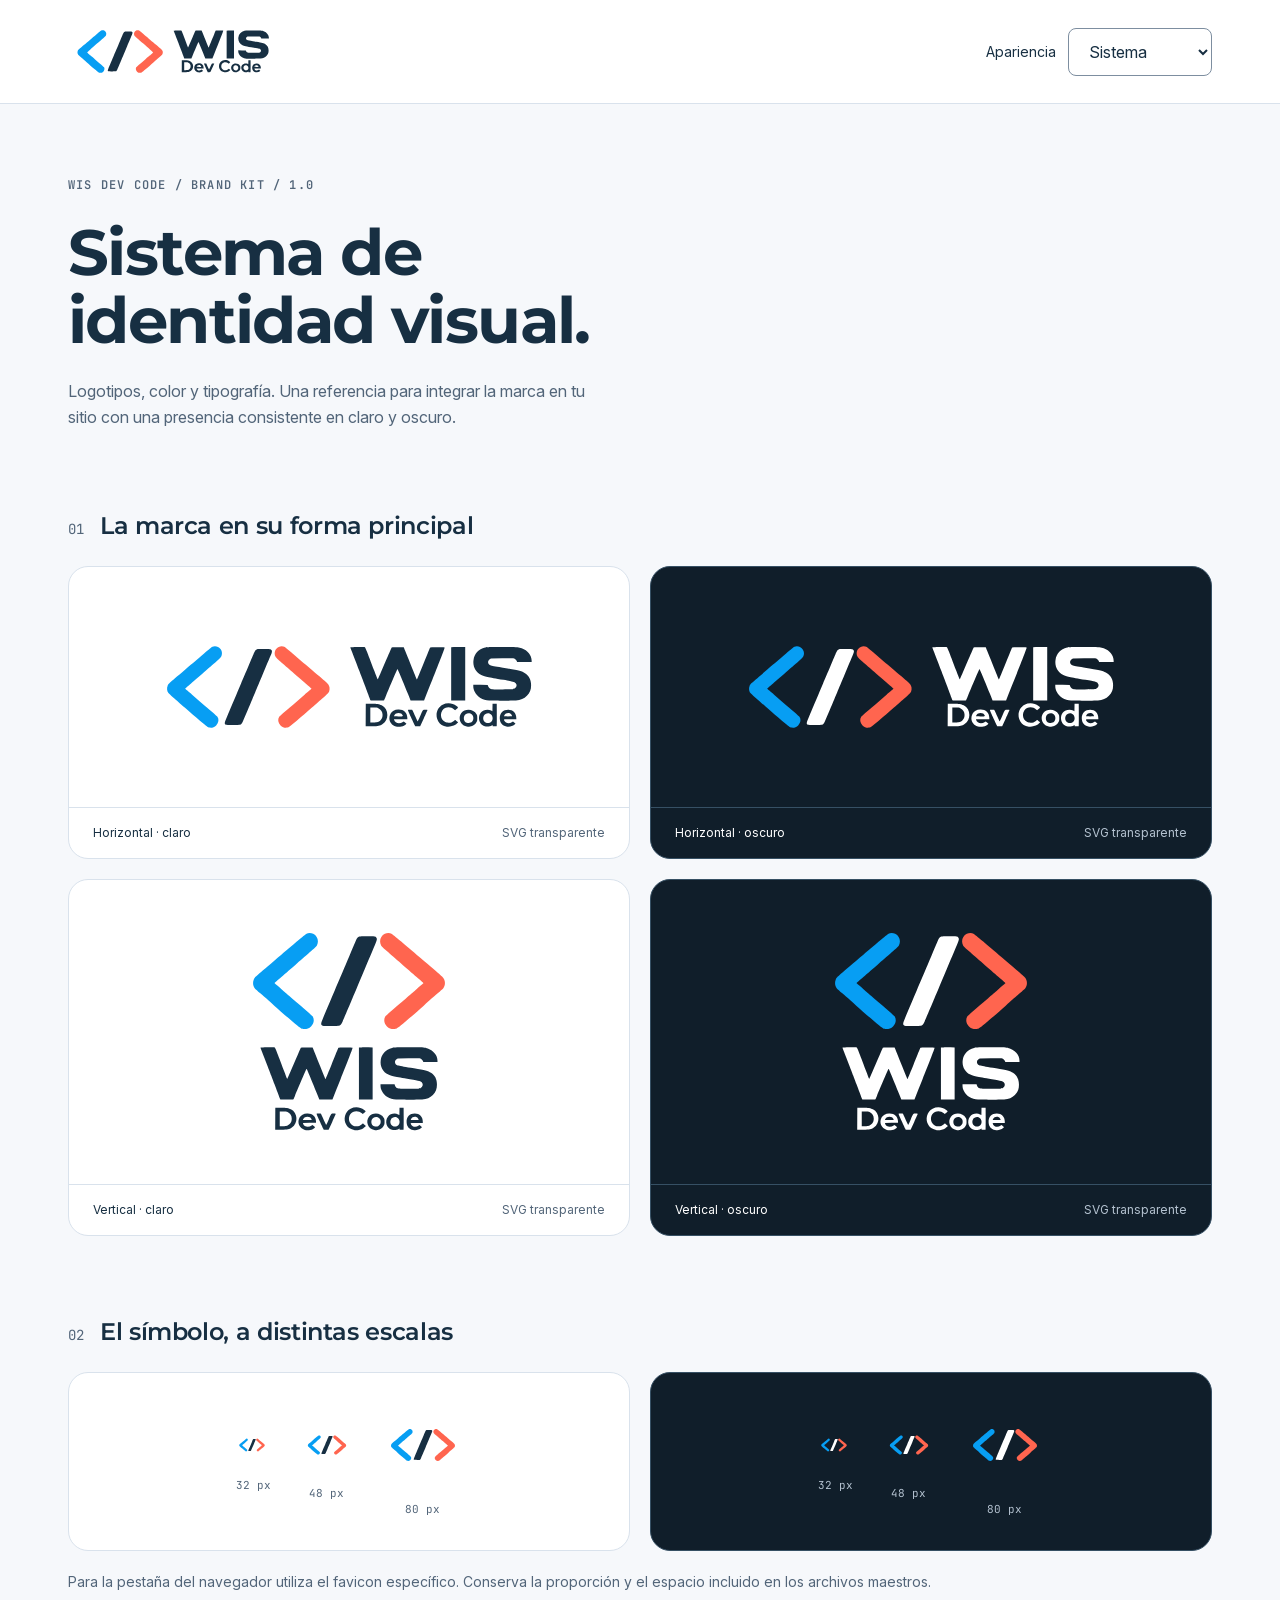
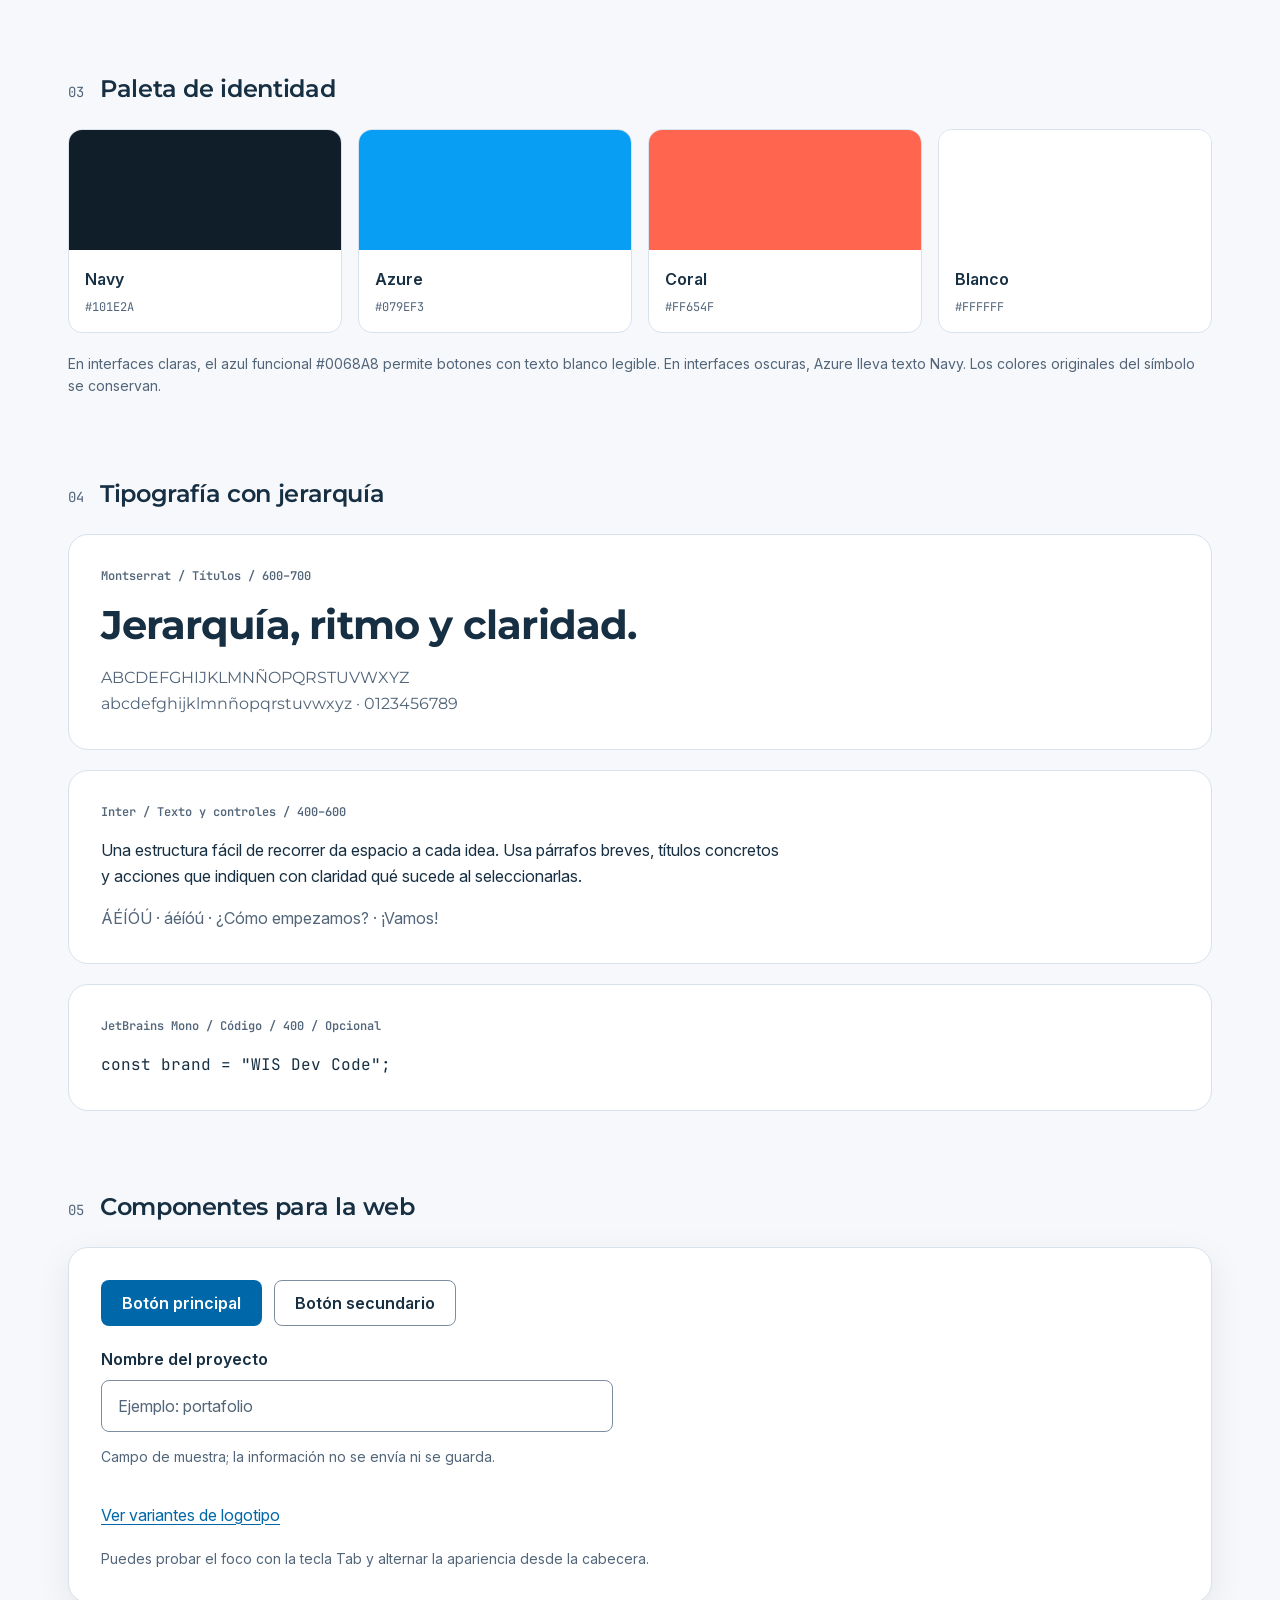
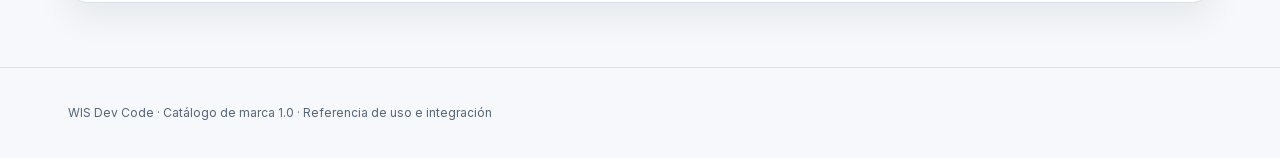
<file: SAEOrderAuthorizations.Web/wwwroot/brand/web/index.html>
<!doctype html>
<html lang="es" data-theme="auto">
<head>
  <meta charset="utf-8">
  <meta name="viewport" content="width=device-width, initial-scale=1">
  <meta name="robots" content="noindex">
  <meta name="color-scheme" content="light dark">
  <meta name="theme-color" content="#F6F8FB" data-wis-theme-color>
  <title>WIS Dev Code — Catálogo de marca</title>
  <link rel="icon" type="image/svg+xml" href="../web-icons/favicon.svg">
  <script src="theme-init.js"></script>
  <link rel="stylesheet" href="brand-tokens.css">
  <style>
    body { margin: 0; }
    .catalog-header { border-bottom: 1px solid var(--wis-border); background: var(--wis-surface); }
    .catalog-top { display: flex; align-items: center; justify-content: space-between; gap: 1.5rem; padding-block: 1.25rem; flex-wrap: wrap; }
    .catalog-theme { display: flex; align-items: center; gap: 0.75rem; }
    .catalog-theme select { width: auto; min-width: 9rem; }
    .catalog-hero { padding-block: 4.5rem 3rem; }
    .catalog-eyebrow { font: 500 0.75rem/1.5 var(--wis-font-code); text-transform: uppercase; letter-spacing: 0.1em; color: var(--wis-text-muted); margin: 0 0 1.5rem; }
    .catalog-lead { margin: 1.5rem 0 0; max-width: 54ch; color: var(--wis-text-muted); }
    .catalog-section { padding-block: 2rem 3rem; }
    .catalog-section-head { display: flex; align-items: baseline; gap: 1rem; margin-bottom: 1.5rem; }
    .catalog-index { font: 400 0.875rem/1.5 var(--wis-font-code); color: var(--wis-text-muted); }
    .catalog-grid { display: grid; grid-template-columns: repeat(2, minmax(0, 1fr)); gap: 1.25rem; }
    .catalog-board { margin: 0; border: 1px solid var(--wis-border); border-radius: 1.25rem; overflow: hidden; color: var(--wis-text); background: var(--wis-surface); }
    .catalog-board[data-theme="dark"] { background: #101E2A; }
    .catalog-board[data-theme="light"] { background: #FFFFFF; }
    .catalog-art { display: grid; place-items: center; min-height: 240px; padding: 2rem; }
    .catalog-art img { display: block; max-width: 100%; height: auto; }
    .catalog-art--stacked { min-height: 280px; }
    .catalog-caption { display: flex; justify-content: space-between; gap: 1rem; align-items: center; padding: 1rem 1.5rem; border-top: 1px solid var(--wis-border); font-size: 0.75rem; line-height: 1.5; }
    .catalog-caption span { color: var(--wis-text-muted); }
    .catalog-symbols { display: flex; align-items: center; justify-content: center; gap: 2rem; min-height: 160px; flex-wrap: wrap; }
    .catalog-symbols figure { margin: 0; text-align: center; }
    .catalog-symbols figcaption { font: 400 0.6875rem/1.5 var(--wis-font-code); color: var(--wis-text-muted); margin-top: 1rem; }
    .catalog-swatches { display: grid; grid-template-columns: repeat(4, minmax(0, 1fr)); gap: 1rem; }
    .catalog-swatch { border: 1px solid var(--wis-border); border-radius: 0.875rem; overflow: hidden; background: var(--wis-surface); }
    .catalog-chip { min-height: 120px; }
    .catalog-swatch p { margin: 0; padding: 1rem 1rem 0; font-weight: 600; }
    .catalog-swatch code { display: block; padding: 0.375rem 1rem 1rem; color: var(--wis-text-muted); font: 400 0.75rem/1.5 var(--wis-font-code); }
    .catalog-note { margin: 1.25rem 0 0; color: var(--wis-text-muted); font-size: 0.875rem; line-height: 1.6; }
    .catalog-type { padding: 2rem; background: var(--wis-surface); border: 1px solid var(--wis-border); border-radius: 1.25rem; }
    .catalog-type-label { font: 500 0.75rem/1.5 var(--wis-font-code); color: var(--wis-text-muted); margin: 0 0 1rem; }
    .catalog-type + .catalog-type { margin-top: 1.25rem; }
    .catalog-alphabet { margin: 1rem 0 0; color: var(--wis-text-muted); overflow-wrap: anywhere; }
    .catalog-components { display: grid; gap: 1.25rem; }
    .catalog-actions { display: flex; gap: 0.75rem; flex-wrap: wrap; }
    .catalog-status { min-height: 1.375rem; margin: 0; color: var(--wis-text-muted); }
    .catalog-footer { margin-top: 1rem; padding-block: 2rem; border-top: 1px solid var(--wis-border); color: var(--wis-text-muted); font-size: 0.75rem; }
    @media (max-width: 42rem) {
      .catalog-grid, .catalog-swatches { grid-template-columns: 1fr; }
      .catalog-swatches { grid-template-columns: repeat(2, minmax(0, 1fr)); }
      .catalog-hero { padding-top: 3rem; }
      .catalog-art { min-height: 190px; padding: 1.5rem; }
      .catalog-caption { padding-inline: 1rem; }
      .catalog-type { padding: 1.5rem; }
    }
    @media print {
      .catalog-theme { display: none; }
      .catalog-board, .catalog-type, .catalog-swatch { break-inside: avoid; }
      .catalog-hero { padding-block: 2rem; }
    }
  </style>
</head>
<body class="wis-brand">
  <header class="catalog-header">
    <div class="wis-container catalog-top">
      <span class="wis-logo" role="img" aria-label="WIS Dev Code" style="width: 210px; aspect-ratio: 10 / 3;">
        <img class="wis-logo__on-light" src="../logos/svg/wis-logo-horizontal-on-light.svg" width="1200" height="360" alt="">
        <img class="wis-logo__on-dark" src="../logos/svg/wis-logo-horizontal-on-dark.svg" width="1200" height="360" alt="">
      </span>
      <div class="catalog-theme">
        <label class="wis-small" for="catalog-theme">Apariencia</label>
        <select class="wis-input" id="catalog-theme">
          <option value="auto">Sistema</option>
          <option value="light">Claro</option>
          <option value="dark">Oscuro</option>
        </select>
      </div>
    </div>
  </header>
  <main class="wis-container">
    <section class="catalog-hero">
      <p class="catalog-eyebrow">WIS Dev Code / Brand kit / 1.0</p>
      <h1 class="wis-h1">Sistema de<br>identidad visual.</h1>
      <p class="catalog-lead">Logotipos, color y tipografía. Una referencia para integrar la marca en tu sitio con una presencia consistente en claro y oscuro.</p>
    </section>

    <section class="catalog-section" id="assets" aria-labelledby="logos-title">
      <div class="catalog-section-head"><span class="catalog-index">01</span><h2 class="wis-h3" id="logos-title">La marca en su forma principal</h2></div>
      <div class="catalog-grid">
        <figure class="catalog-board" data-theme="light">
          <div class="catalog-art"><img src="../logos/svg/wis-logo-horizontal-on-light.svg" width="1200" height="360" alt="WIS Dev Code, logo horizontal sobre fondo claro" style="width: 400px;"></div>
          <figcaption class="catalog-caption">Horizontal · claro <span>SVG transparente</span></figcaption>
        </figure>
        <figure class="catalog-board" data-theme="dark">
          <div class="catalog-art"><img src="../logos/svg/wis-logo-horizontal-on-dark.svg" width="1200" height="360" alt="WIS Dev Code, logo horizontal sobre fondo oscuro" style="width: 400px;"></div>
          <figcaption class="catalog-caption">Horizontal · oscuro <span>SVG transparente</span></figcaption>
        </figure>
        <figure class="catalog-board" data-theme="light">
          <div class="catalog-art catalog-art--stacked"><img src="../logos/svg/wis-logo-stacked-on-light.svg" width="800" height="800" alt="WIS Dev Code, composición vertical sobre fondo claro" style="width: 240px;"></div>
          <figcaption class="catalog-caption">Vertical · claro <span>SVG transparente</span></figcaption>
        </figure>
        <figure class="catalog-board" data-theme="dark">
          <div class="catalog-art catalog-art--stacked"><img src="../logos/svg/wis-logo-stacked-on-dark.svg" width="800" height="800" alt="WIS Dev Code, composición vertical sobre fondo oscuro" style="width: 240px;"></div>
          <figcaption class="catalog-caption">Vertical · oscuro <span>SVG transparente</span></figcaption>
        </figure>
      </div>
    </section>

    <section class="catalog-section" aria-labelledby="symbol-title">
      <div class="catalog-section-head"><span class="catalog-index">02</span><h2 class="wis-h3" id="symbol-title">El símbolo, a distintas escalas</h2></div>
      <div class="catalog-grid">
        <div class="catalog-board catalog-art catalog-symbols" data-theme="light">
          <figure><img src="../logos/svg/wis-symbol-on-light.svg" width="32" height="32" alt="Símbolo WIS"><figcaption>32 px</figcaption></figure>
          <figure><img src="../logos/svg/wis-symbol-on-light.svg" width="48" height="48" alt="Símbolo WIS"><figcaption>48 px</figcaption></figure>
          <figure><img src="../logos/svg/wis-symbol-on-light.svg" width="80" height="80" alt="Símbolo WIS"><figcaption>80 px</figcaption></figure>
        </div>
        <div class="catalog-board catalog-art catalog-symbols" data-theme="dark">
          <figure><img src="../logos/svg/wis-symbol-on-dark.svg" width="32" height="32" alt="Símbolo WIS"><figcaption>32 px</figcaption></figure>
          <figure><img src="../logos/svg/wis-symbol-on-dark.svg" width="48" height="48" alt="Símbolo WIS"><figcaption>48 px</figcaption></figure>
          <figure><img src="../logos/svg/wis-symbol-on-dark.svg" width="80" height="80" alt="Símbolo WIS"><figcaption>80 px</figcaption></figure>
        </div>
      </div>
      <p class="catalog-note">Para la pestaña del navegador utiliza el favicon específico. Conserva la proporción y el espacio incluido en los archivos maestros.</p>
    </section>

    <section class="catalog-section" aria-labelledby="palette-title">
      <div class="catalog-section-head"><span class="catalog-index">03</span><h2 class="wis-h3" id="palette-title">Paleta de identidad</h2></div>
      <div class="catalog-swatches">
        <article class="catalog-swatch"><div class="catalog-chip" style="background: #101E2A;"></div><p>Navy</p><code>#101E2A</code></article>
        <article class="catalog-swatch"><div class="catalog-chip" style="background: #079EF3;"></div><p>Azure</p><code>#079EF3</code></article>
        <article class="catalog-swatch"><div class="catalog-chip" style="background: #FF654F;"></div><p>Coral</p><code>#FF654F</code></article>
        <article class="catalog-swatch"><div class="catalog-chip" style="background: #FFFFFF;"></div><p>Blanco</p><code>#FFFFFF</code></article>
      </div>
      <p class="catalog-note">En interfaces claras, el azul funcional #0068A8 permite botones con texto blanco legible. En interfaces oscuras, Azure lleva texto Navy. Los colores originales del símbolo se conservan.</p>
    </section>

    <section class="catalog-section" aria-labelledby="type-title">
      <div class="catalog-section-head"><span class="catalog-index">04</span><h2 class="wis-h3" id="type-title">Tipografía con jerarquía</h2></div>
      <article class="catalog-type">
        <p class="catalog-type-label">Montserrat / Títulos / 600–700</p>
        <p class="wis-h2">Jerarquía, ritmo y claridad.</p>
        <p class="catalog-alphabet" style="font-family: var(--wis-font-display);">ABCDEFGHIJKLMNÑOPQRSTUVWXYZ<br>abcdefghijklmnñopqrstuvwxyz · 0123456789</p>
      </article>
      <article class="catalog-type">
        <p class="catalog-type-label">Inter / Texto y controles / 400–600</p>
        <p class="wis-body wis-measure">Una estructura fácil de recorrer da espacio a cada idea. Usa párrafos breves, títulos concretos y acciones que indiquen con claridad qué sucede al seleccionarlas.</p>
        <p class="catalog-alphabet">ÁÉÍÓÚ · áéíóú · ¿Cómo empezamos? · ¡Vamos!</p>
      </article>
      <article class="catalog-type">
        <p class="catalog-type-label">JetBrains Mono / Código / 400 / Opcional</p>
        <code class="wis-code" style="font-size: 1rem;">const brand = "WIS Dev Code";</code>
      </article>
    </section>

    <section class="catalog-section" aria-labelledby="ui-title">
      <div class="catalog-section-head"><span class="catalog-index">05</span><h2 class="wis-h3" id="ui-title">Componentes para la web</h2></div>
      <div class="wis-card catalog-components">
        <div class="catalog-actions">
          <button class="wis-button" type="button" data-demo="principal">Botón principal</button>
          <button class="wis-button wis-button--secondary" type="button" data-demo="secundario">Botón secundario</button>
        </div>
        <div style="max-width: 32rem;">
          <label for="project-demo" class="wis-field-label">Nombre del proyecto</label>
          <input class="wis-input" id="project-demo" type="text" placeholder="Ejemplo: portafolio" aria-describedby="project-help">
          <p id="project-help" class="wis-small wis-muted">Campo de muestra; la información no se envía ni se guarda.</p>
        </div>
        <a class="wis-link" href="#assets">Ver variantes de logotipo</a>
        <p class="wis-small catalog-status" role="status" id="demo-status">Puedes probar el foco con la tecla Tab y alternar la apariencia desde la cabecera.</p>
      </div>
    </section>
  </main>
  <footer class="catalog-footer"><div class="wis-container">WIS Dev Code · Catálogo de marca 1.0 · Referencia de uso e integración</div></footer>
  <script>
    const themePicker = document.getElementById("catalog-theme");
    if (window.WISBrandTheme) {
      themePicker.value = window.WISBrandTheme.get();
      themePicker.addEventListener("change", () => window.WISBrandTheme.set(themePicker.value));
    }
    document.querySelectorAll("[data-demo]").forEach(button => {
      button.addEventListener("click", () => {
        document.getElementById("demo-status").textContent = "Seleccionaste el botón " + button.dataset.demo + ". Esta es una vista de ejemplo.";
      });
    });
  </script>
</body>
</html>
</file>
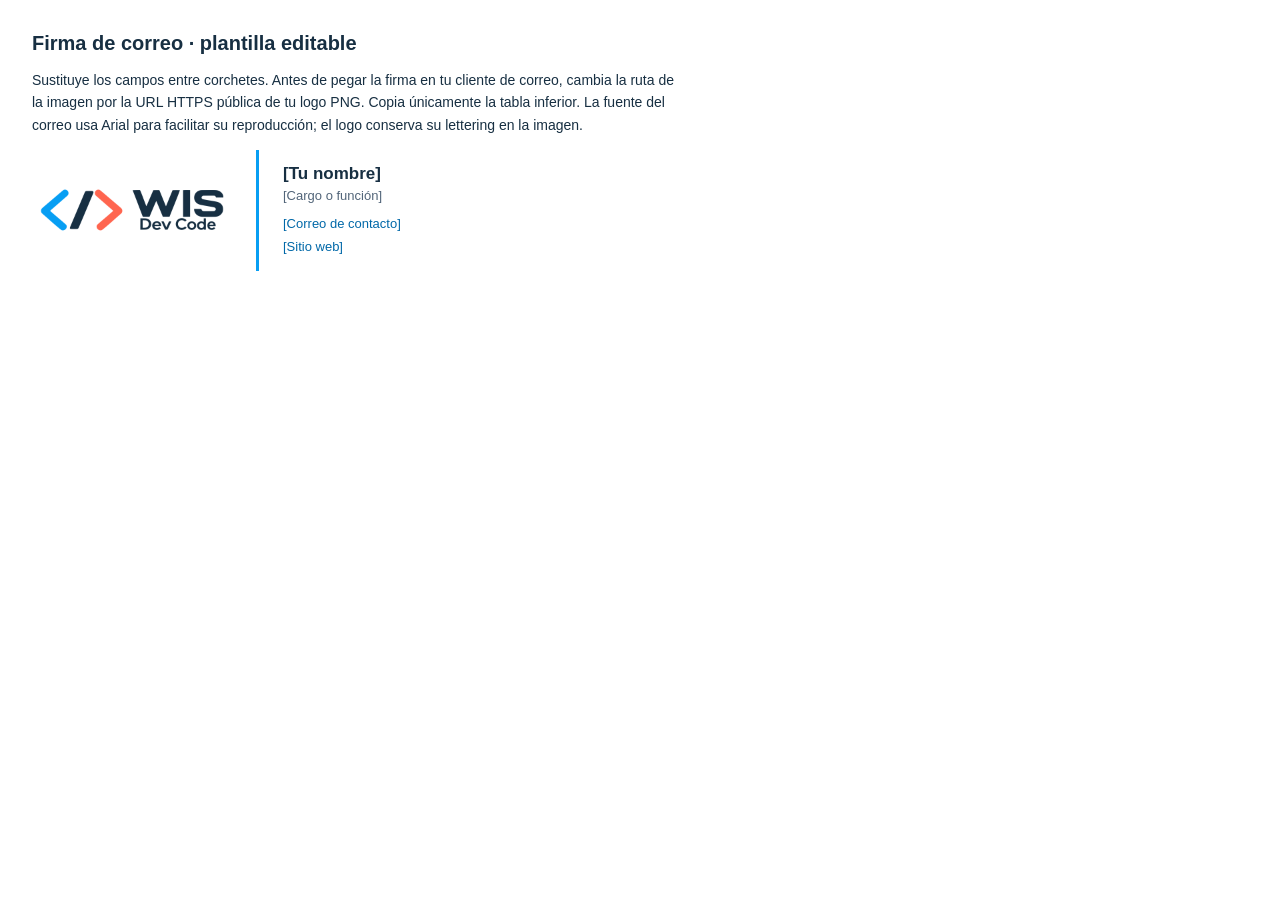
<file: SAEOrderAuthorizations.Web/wwwroot/brand/web/email-signature.html>
<!doctype html>
<html lang="es"><head><meta charset="utf-8"><title>WIS Dev Code · Firma de correo editable</title></head>
<body style="margin:32px;background:#ffffff;color:#172f42;font-family:Arial,Helvetica,sans-serif;">
<h1 style="font-size:20px">Firma de correo · plantilla editable</h1>
<p style="font-size:14px;line-height:1.6;max-width:650px">Sustituye los campos entre corchetes. Antes de pegar la firma en tu cliente de correo, cambia la ruta de la imagen por la URL HTTPS pública de tu logo PNG. Copia únicamente la tabla inferior. La fuente del correo usa Arial para facilitar su reproducción; el logo conserva su lettering en la imagen.</p>
<!-- INICIO DE FIRMA. Sustituir el src relativo por la URL HTTPS pública del PNG. -->
<table cellpadding="0" cellspacing="0" role="presentation" style="border-collapse:collapse;color:#172f42;font-family:Arial,Helvetica,sans-serif;">
<tr><td style="padding:12px 24px 12px 0;vertical-align:middle;border-right:3px solid #079ef3;">
<img src="../logos/png/wis-logo-horizontal-on-light.png" width="200" height="60" alt="WIS Dev Code" style="display:block;border:0;width:200px;height:60px;">
</td><td style="padding:12px 0 12px 24px;vertical-align:middle;">
<div style="font-size:17px;font-weight:bold;line-height:1.4">[Tu nombre]</div>
<div style="font-size:13px;line-height:1.6;color:#526579">[Cargo o función]</div>
<div style="font-size:13px;line-height:1.8;margin-top:5px;color:#0068a8">[Correo de contacto]</div>
<div style="font-size:13px;line-height:1.8;color:#0068a8">[Sitio web]</div>
</td></tr></table>
<!-- FIN DE FIRMA -->
</body></html>
</file>
<file: SAEOrderAuthorizations.Web/wwwroot/brand/web/brand-tokens.css>
/* WIS Dev Code · Brand kit 1.0
 * Install this folder at /brand/web and its sibling fonts at /brand/fonts.
 * Select a theme with <html data-theme="light|dark|auto">.
 * No data-theme also follows the operating system.
 * The CSS classes are opt-in: add .wis-brand to a page or a section.
 */

@font-face {
  font-family: "Montserrat";
  src: url("../fonts/Montserrat/Montserrat-Variable.woff2") format("woff2");
  font-style: normal;
  font-weight: 100 900;
  font-display: swap;
}

@font-face {
  font-family: "Inter";
  src: url("../fonts/Inter/Inter-Variable.woff2") format("woff2");
  font-style: normal;
  font-weight: 100 900;
  font-display: swap;
}

/* Optional: omit this face if your page has no code samples. */
@font-face {
  font-family: "JetBrains Mono";
  src: url("../fonts/JetBrainsMono/JetBrainsMono-Variable.woff2") format("woff2");
  font-style: normal;
  font-weight: 100 800;
  font-display: swap;
}

:root {
  /* Identity colors: do not use their names as semantic UI roles. */
  --wis-navy: #101E2A;
  --wis-ink: #172F42;
  --wis-azure: #079EF3;
  --wis-coral: #FF654F;
  --wis-white: #FFFFFF;
  --wis-offwhite: #F6F8FB;

  --wis-font-display: "Montserrat", system-ui, -apple-system, "Segoe UI", sans-serif;
  --wis-font-body: "Inter", system-ui, -apple-system, "Segoe UI", sans-serif;
  --wis-font-code: "JetBrains Mono", ui-monospace, SFMono-Regular, Consolas, monospace;
  --wis-weight-regular: 400;
  --wis-weight-medium: 500;
  --wis-weight-semibold: 600;
  --wis-weight-bold: 700;

  --wis-text-h1: 2.5rem;
  --wis-leading-h1: 2.75rem;
  --wis-text-h2: 2rem;
  --wis-leading-h2: 2.5rem;
  --wis-text-h3: 1.5rem;
  --wis-leading-h3: 2rem;
  --wis-text-body: 1rem;
  --wis-leading-body: 1.625rem;
  --wis-text-small: 0.875rem;
  --wis-leading-small: 1.375rem;
  --wis-text-caption: 0.75rem;
  --wis-leading-caption: 1.125rem;
  --wis-tracking-display: -0.025em;

  --wis-space-1: 0.25rem;
  --wis-space-2: 0.5rem;
  --wis-space-3: 0.75rem;
  --wis-space-4: 1rem;
  --wis-space-5: 1.5rem;
  --wis-space-6: 2rem;
  --wis-space-7: 3rem;
  --wis-space-8: 4rem;
  --wis-space-9: 6rem;
  --wis-radius-small: 0.5rem;
  --wis-radius-medium: 0.875rem;
  --wis-radius-large: 1.25rem;
  --wis-radius-pill: 999px;
  --wis-container: 77.5rem;
  --wis-reading-width: 68ch;
  --wis-page-gutter: clamp(1.25rem, 4vw, 3rem);
  --wis-duration-fast: 140ms;
  --wis-duration-standard: 220ms;
  --wis-ease: cubic-bezier(0.2, 0.8, 0.2, 1);
}

/* Light is the fallback for browsers without prefers-color-scheme. */
:root,
[data-theme="light"],
[data-theme="auto"] {
  color-scheme: light;
  --wis-bg: #F6F8FB;
  --wis-surface: #FFFFFF;
  --wis-surface-subtle: #EEF3F8;
  --wis-text: #172F42;
  --wis-text-muted: #526579;
  --wis-border: #D9E2EC;
  --wis-border-control: #7D8EA0;
  --wis-action: #0068A8;
  --wis-action-hover: #005A91;
  --wis-on-action: #FFFFFF;
  --wis-link: #0068A8;
  --wis-link-hover: #005A91;
  --wis-focus: #0068A8;
  --wis-selection: #101E2A;
  --wis-on-selection: #FFFFFF;
  --wis-shadow: 0 12px 36px rgb(16 30 42 / 8%);
  --wis-logo-light-display: block;
  --wis-logo-dark-display: none;
}

/* A system preference never overrides an explicit light theme. */
@media (prefers-color-scheme: dark) {
  :root:not([data-theme="light"]):not([data-theme="dark"]),
  [data-theme="auto"] {
    color-scheme: dark;
    --wis-bg: #101E2A;
    --wis-surface: #172B3B;
    --wis-surface-subtle: #21384A;
    --wis-text: #FFFFFF;
    --wis-text-muted: #B4C2D0;
    --wis-border: #365064;
    --wis-border-control: #71869A;
    --wis-action: #079EF3;
    --wis-action-hover: #49B9FA;
    --wis-on-action: #101E2A;
    --wis-link: #67C5FF;
    --wis-link-hover: #A3DEFF;
    --wis-focus: #FF654F;
    --wis-selection: #079EF3;
    --wis-on-selection: #101E2A;
    --wis-shadow: 0 12px 36px rgb(0 0 0 / 24%);
    --wis-logo-light-display: none;
    --wis-logo-dark-display: block;
  }
}

[data-theme="dark"] {
  color-scheme: dark;
  --wis-bg: #101E2A;
  --wis-surface: #172B3B;
  --wis-surface-subtle: #21384A;
  --wis-text: #FFFFFF;
  --wis-text-muted: #B4C2D0;
  --wis-border: #365064;
  --wis-border-control: #71869A;
  --wis-action: #079EF3;
  --wis-action-hover: #49B9FA;
  --wis-on-action: #101E2A;
  --wis-link: #67C5FF;
  --wis-link-hover: #A3DEFF;
  --wis-focus: #FF654F;
  --wis-selection: #079EF3;
  --wis-on-selection: #101E2A;
  --wis-shadow: 0 12px 36px rgb(0 0 0 / 24%);
  --wis-logo-light-display: none;
  --wis-logo-dark-display: block;
}

@media (min-width: 48rem) {
  :root {
    --wis-text-h1: 4rem;
    --wis-leading-h1: 4.25rem;
    --wis-text-h2: 2.5rem;
    --wis-leading-h2: 3rem;
  }
}

.wis-brand {
  color: var(--wis-text);
  background: var(--wis-bg);
  font-family: var(--wis-font-body);
  font-size: var(--wis-text-body);
  line-height: var(--wis-leading-body);
  -webkit-text-size-adjust: 100%;
  text-size-adjust: 100%;
}

.wis-brand,
.wis-brand *,
.wis-brand *::before,
.wis-brand *::after {
  box-sizing: border-box;
}

.wis-brand ::selection {
  background: var(--wis-selection);
  color: var(--wis-on-selection);
}

.wis-container {
  width: 100%;
  max-width: var(--wis-container);
  margin-inline: auto;
  padding-inline: var(--wis-page-gutter);
}

.wis-h1,
.wis-h2,
.wis-h3 {
  margin: 0;
  font-family: var(--wis-font-display);
  font-weight: var(--wis-weight-bold);
  color: var(--wis-text);
  overflow-wrap: break-word;
}

.wis-h1 { font-size: var(--wis-text-h1); line-height: var(--wis-leading-h1); letter-spacing: var(--wis-tracking-display); }
.wis-h2 { font-size: var(--wis-text-h2); line-height: var(--wis-leading-h2); letter-spacing: -0.02em; }
.wis-h3 { font-size: var(--wis-text-h3); line-height: var(--wis-leading-h3); letter-spacing: -0.015em; font-weight: var(--wis-weight-semibold); }
.wis-body { font-size: var(--wis-text-body); line-height: var(--wis-leading-body); }
.wis-small { font-size: var(--wis-text-small); line-height: var(--wis-leading-small); }
.wis-muted { color: var(--wis-text-muted); }
.wis-code { font-family: var(--wis-font-code); font-size: 0.875em; font-weight: 400; }
.wis-measure { max-width: var(--wis-reading-width); }

.wis-link {
  color: var(--wis-link);
  text-decoration: underline;
  text-decoration-thickness: 0.08em;
  text-underline-offset: 0.2em;
}

.wis-link:hover { color: var(--wis-link-hover); }

.wis-card {
  color: var(--wis-text);
  background: var(--wis-surface);
  border: 1px solid var(--wis-border);
  border-radius: var(--wis-radius-large);
  padding: var(--wis-space-6);
  box-shadow: var(--wis-shadow);
}

.wis-button {
  display: inline-flex;
  align-items: center;
  justify-content: center;
  gap: var(--wis-space-2);
  min-height: 44px;
  max-width: 100%;
  padding: 0.75rem 1.25rem;
  border: 1px solid transparent;
  border-radius: var(--wis-radius-small);
  background: var(--wis-action);
  color: var(--wis-on-action);
  font: 600 1rem/1.25 var(--wis-font-body);
  text-align: center;
  text-decoration: none;
  cursor: pointer;
  transition: background-color var(--wis-duration-fast) var(--wis-ease), color var(--wis-duration-fast) var(--wis-ease);
}

.wis-button:hover:not(:disabled):not([aria-disabled="true"]) { background: var(--wis-action-hover); }
.wis-button--secondary { background: transparent; color: var(--wis-text); border-color: var(--wis-border-control); }
.wis-button--secondary:hover:not(:disabled):not([aria-disabled="true"]) { background: var(--wis-surface-subtle); }
.wis-button:disabled { cursor: not-allowed; opacity: 0.6; }

.wis-field-label { display: block; margin-bottom: 0.5rem; font-weight: 600; }
.wis-input {
  width: 100%;
  min-height: 44px;
  padding: 0.75rem 1rem;
  border: 1px solid var(--wis-border-control);
  border-radius: var(--wis-radius-small);
  color: var(--wis-text);
  background: var(--wis-surface);
  font: inherit;
}
.wis-input::placeholder { color: var(--wis-text-muted); opacity: 1; }

.wis-button:focus-visible,
.wis-link:focus-visible,
.wis-input:focus-visible,
.wis-brand a:focus-visible,
.wis-brand button:focus-visible,
.wis-brand select:focus-visible {
  outline: 3px solid var(--wis-focus);
  outline-offset: 3px;
}

/* The two SVGs share one accessible name. CSS chooses the visible one. */
.wis-logo {
  display: inline-block;
  max-width: 100%;
  flex-shrink: 0;
  vertical-align: middle;
  line-height: 0;
}
.wis-logo img { width: 100%; height: auto; vertical-align: middle; }
.wis-logo__on-light { display: var(--wis-logo-light-display); }
.wis-logo__on-dark { display: var(--wis-logo-dark-display); }
.wis-logo[data-logo-theme="light"] { --wis-logo-light-display: block; --wis-logo-dark-display: none; }
.wis-logo[data-logo-theme="dark"] { --wis-logo-light-display: none; --wis-logo-dark-display: block; }

.wis-sr-only {
  position: absolute;
  width: 1px;
  height: 1px;
  padding: 0;
  margin: -1px;
  overflow: hidden;
  clip-path: inset(50%);
  white-space: nowrap;
  border: 0;
}

@media (prefers-reduced-motion: reduce) {
  :root { --wis-duration-fast: 0ms; --wis-duration-standard: 0ms; }
  .wis-brand, .wis-brand * { scroll-behavior: auto; }
}

@media (forced-colors: active) {
  .wis-button { border-color: ButtonText; }
  .wis-button:focus-visible,
  .wis-link:focus-visible,
  .wis-input:focus-visible { outline-color: Highlight; }
}
</file>
